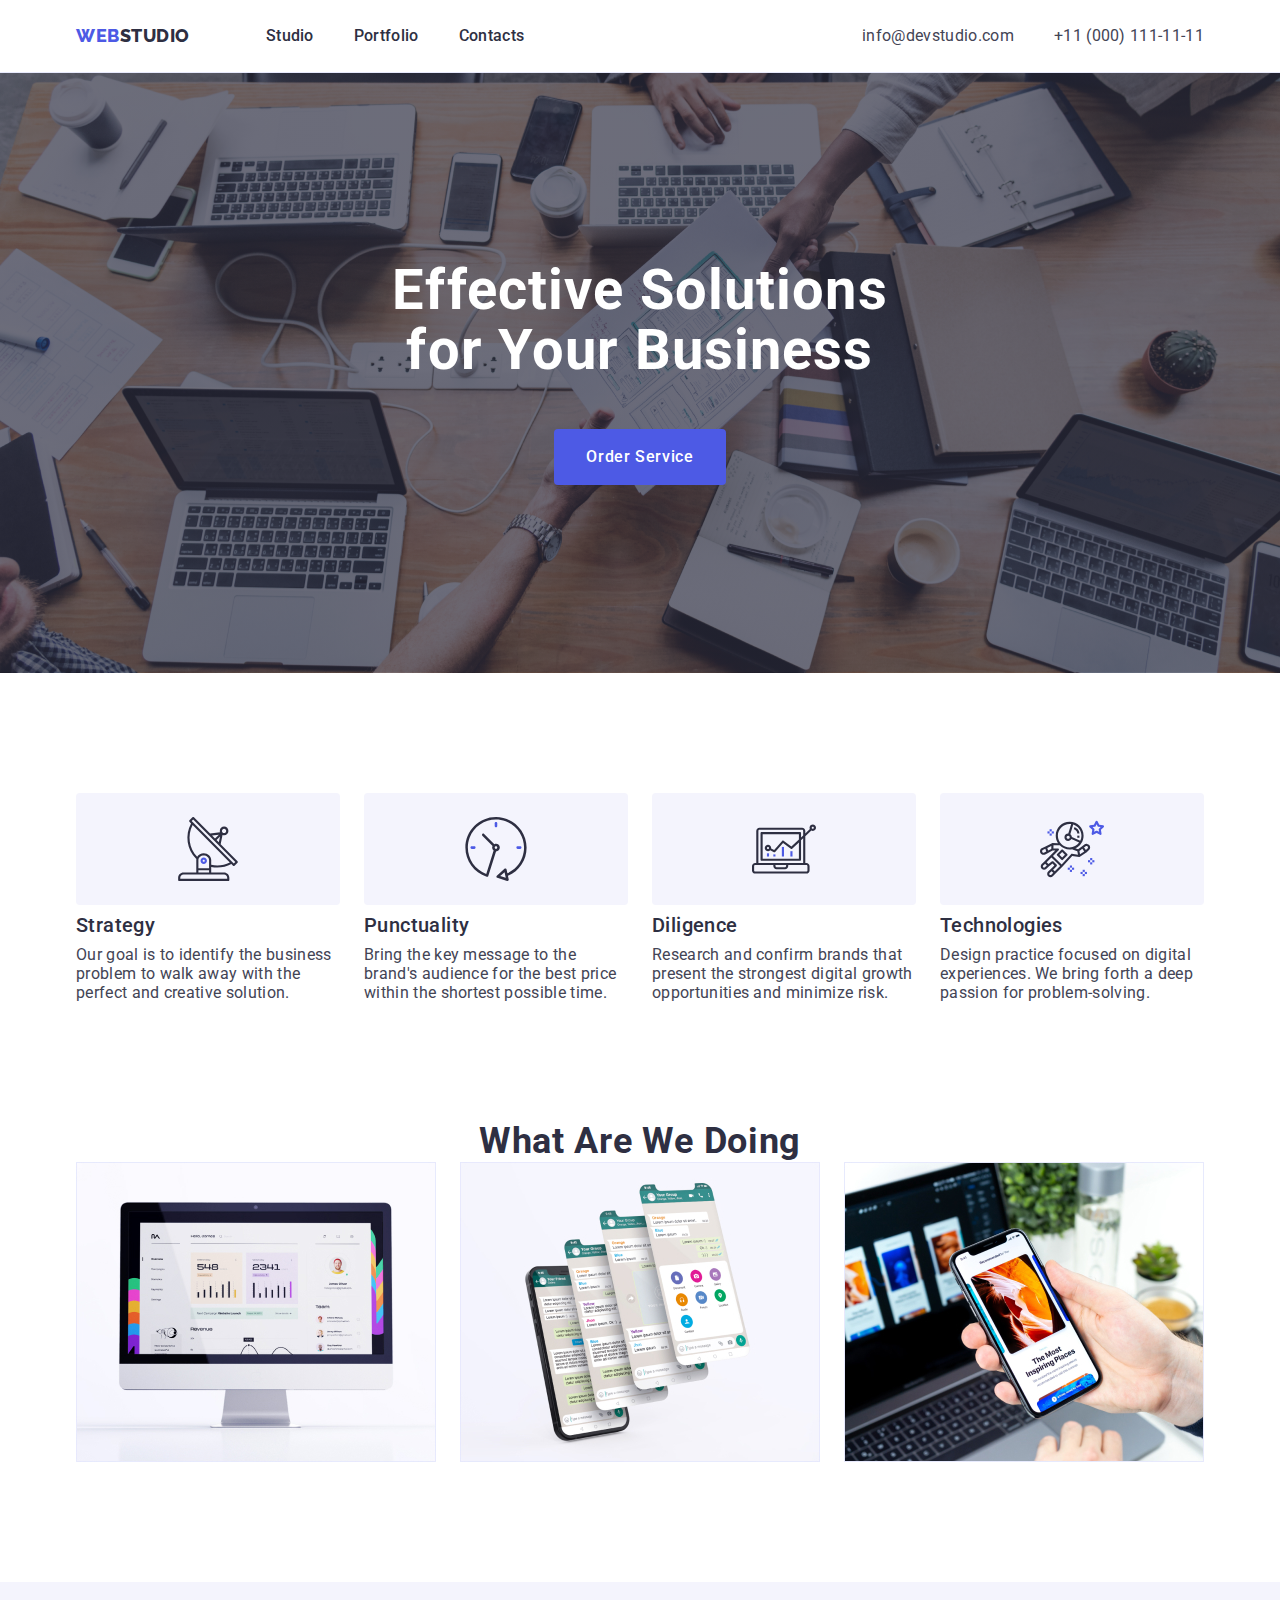
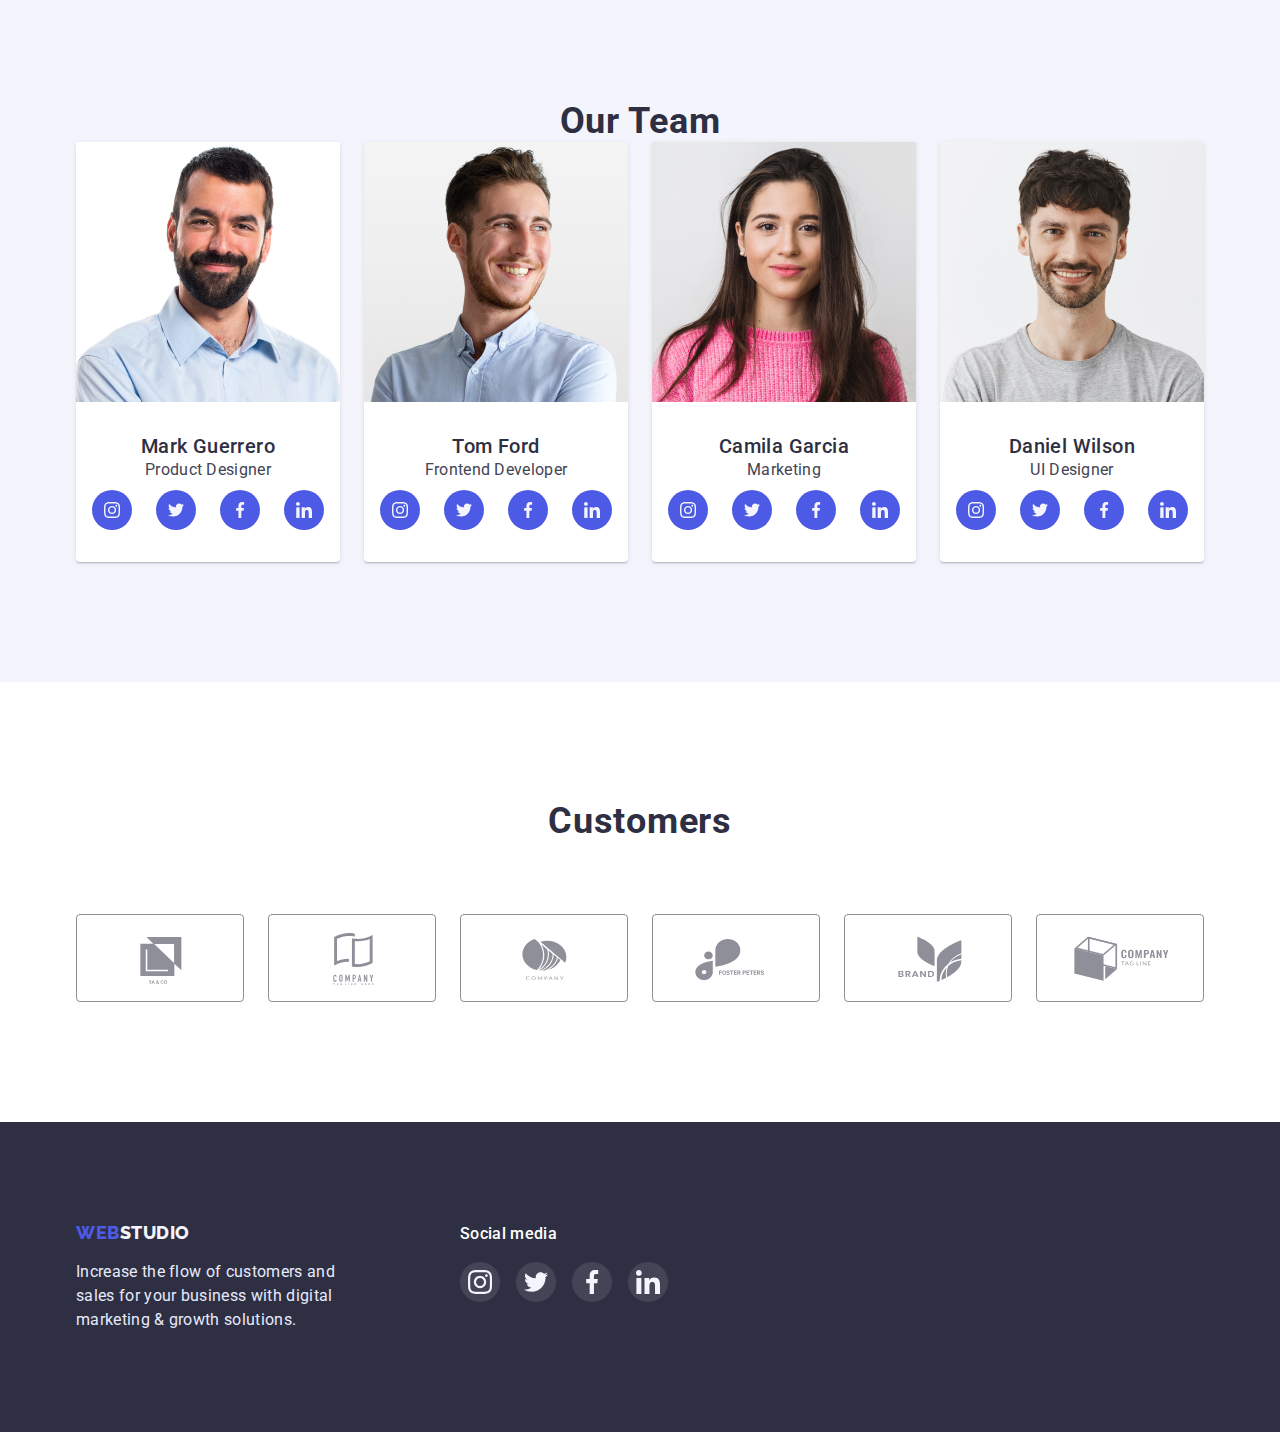
<file: index.html>
<!DOCTYPE html>
<html lang="en">
  <head>
    <meta charset="UTF-8" />
    <meta http-equiv="X-UA-Compatible" content="IE=edge" />
    <meta name="viewport" content="width=device-width, initial-scale=1.0" />
    <title>Document</title>
    <link rel="preconnect" href="https://fonts.googleapis.com" />
    <link rel="preconnect" href="https://fonts.gstatic.com" crossorigin />
    <link
      href="https://fonts.googleapis.com/css2?family=Raleway:wght@800&family=Roboto:wght@400;500;700;900&display=swap"
      rel="stylesheet"
    />
    <link
      rel="stylesheet"
      href="https://cdnjs.cloudflare.com/ajax/libs/modern-normalize/1.1.0/modern-normalize.min.css



"
    />
    <link rel="stylesheet" href="./css/styles.css" />
  </head>
  <body>
    <header class="header">
      <div class="container header-container">
        <nav class="header-logo-nav">
          <a class="header-logo link" href="./index.html"
            >Web<span class="logo-color link">Studio</span></a
          >
          <ul class="header-nav list">
            <li>
              <a class="nav-link active list link" href="./index.html"
                >Studio</a
              >
            </li>
            <li>
              <a class="nav-link active list link" href="./portfolio.html"
                >Portfolio</a
              >
            </li>
            <li><a class="nav-link active list link" href="">Contacts</a></li>
          </ul>
        </nav>
        <address class="auth-nav link">
          <ul class="header-address list">
            <li>
              <a
                class="address-link link active"
                href="mailto:info@devstudio.com"
                >info@devstudio.com</a
              >
            </li>
            <li>
              <a class="address-link link active" href="tel:+110001111111"
                >+11 (000) 111-11-11</a
              >
            </li>
          </ul>
        </address>
      </div>
    </header>
    <main>
      <!--Hero image-->
      <section class="hero">
        <div class="hero-container">
          <h1 class="hero-title">Effective Solutions for Your Business</h1>
          <button class="btn-hero active-btn" type="button">
            Order Service
          </button>
        </div>
      </section>
      <!--специфіка-->

      <section class="specifics">
        <div class="container specifics-container">
          <h2 hidden class="visually-hidden">specifics</h2>
          <ul class="specifics-list">
            <li class="about-item">
              <h3 class="mini-title">Strategy</h3>
              <p class="specifics-text">
                Our goal is to identify the business problem to walk away with
                the perfect and creative solution.
              </p>
            </li>
            <li class="about-item">
              <h3 class="mini-title">Punctuality</h3>
              <p class="specifics-text">
                Bring the key message to the brand's audience for the best price
                within the shortest possible time.
              </p>
            </li>
            <li class="about-item">
              <h3 class="mini-title">Diligence</h3>
              <p class="specifics-text">
                Research and confirm brands that present the strongest digital
                growth opportunities and minimize risk.
              </p>
            </li>
            <li class="about-item">
              <h3 class="mini-title">Technologies</h3>
              <p class="specifics-text">
                Design practice focused on digital experiences. We bring forth a
                deep passion for problem-solving.
              </p>
            </li>
          </ul>
        </div>
      </section>
      <!--what are we doing-->
      <section class="doing">
        <div class="container doing-container">
          <h2 class="primary-title">What are we doing</h2>
          <ul class="doing-img-list list">
            <li class="doing-item">
              <img src="./images/ph1.jpg" alt="computer" width="360" />
            </li>
            <li class="doing-item">
              <img src="./images/ph2.jpg" alt="phones" width="360" />
            </li>
            <li class="doing-item">
              <img
                src="./images/ph5.jpg"
                alt="phones and comtputer"
                width="360"
              />
            </li>
          </ul>
        </div>
      </section>

      <!--Figure-->
      <section class="team">
        <div class="container team-container">
          <h2 class="primary-title">Our Team</h2>
          <ul class="team-list list">
            <li class="team-item">
              <img src="./images/img.jpg" alt="boy" width="264" />
              <div class="box-content">
                <h3 class="secondary-title">Mark Guerrero</h3>
                <p class="text-dsc-team">Product Designer</p>
                <ul class="team-soc-list list">
                  <li class="team-soc-item">
                    <a href="" class="team-soc-link link">
                      <svg width="16px" height="16px" class="team-soc-icon">
                        <use
                          href="./images/symbol-defs.svg#icon-instagram"
                        ></use>
                      </svg>
                    </a>
                  </li>
                  <li class="team-soc-item">
                    <a href="" class="team-soc-link link">
                      <svg width="16px" height="16px" class="team-soc-icon">
                        <use href="./images/symbol-defs.svg#icon-twitter"></use>
                      </svg>
                    </a>
                  </li>
                  <li class="team-soc-item">
                    <a href="" class="team-soc-link link">
                      <svg width="16px" height="16px" class="team-soc-icon">
                        <use
                          href="./images/symbol-defs.svg#icon-facebook"
                        ></use>
                      </svg>
                    </a>
                  </li>
                  <li class="team-soc-item">
                    <a href="" class="team-soc-link link">
                      <svg width="16px" height="16px" class="team-soc-icon">
                        <use
                          href="./images/symbol-defs.svg#icon-linkedin"
                        ></use>
                      </svg>
                    </a>
                  </li>
                </ul>
              </div>
            </li>
            <li class="team-item">
              <img src="./images/img1.jpg" alt="man" width="264" />
              <div class="box-content">
                <h3 class="secondary-title">Tom Ford</h3>
                <p class="text-dsc-team">Frontend Developer</p>
                <ul class="team-soc-list list">
                  <li class="team-soc-item">
                    <a href="" class="team-soc-link link">
                      <svg width="16px" height="16px" class="team-soc-icon">
                        <use
                          href="./images/symbol-defs.svg#icon-instagram"
                        ></use>
                      </svg>
                    </a>
                  </li>
                  <li class="team-soc-item">
                    <a href="" class="team-soc-link link">
                      <svg width="16px" height="16px" class="team-soc-icon">
                        <use href="./images/symbol-defs.svg#icon-twitter"></use>
                      </svg>
                    </a>
                  </li>
                  <li class="team-soc-item">
                    <a href="" class="team-soc-link link">
                      <svg width="16px" height="16px" class="team-soc-icon">
                        <use
                          href="./images/symbol-defs.svg#icon-facebook"
                        ></use>
                      </svg>
                    </a>
                  </li>
                  <li class="team-soc-item">
                    <a href="" class="team-soc-link link">
                      <svg width="16px" height="16px" class="team-soc-icon">
                        <use
                          href="./images/symbol-defs.svg#icon-linkedin"
                        ></use>
                      </svg>
                    </a>
                  </li>
                </ul>
              </div>
            </li>

            <li class="team-item">
              <img src="./images/img2.jpg" alt="women" width="264" />
              <div class="box-content">
                <h3 class="secondary-title">Camila Garcia</h3>
                <p class="text-dsc-team">Marketing</p>
                <ul class="team-soc-list list">
                  <li class="team-soc-item">
                    <a href="" class="team-soc-link link">
                      <svg width="16px" height="16px" class="team-soc-icon">
                        <use
                          href="./images/symbol-defs.svg#icon-instagram"
                        ></use>
                      </svg>
                    </a>
                  </li>
                  <li class="team-soc-item">
                    <a href="" class="team-soc-link link">
                      <svg width="16px" height="16px" class="team-soc-icon">
                        <use href="./images/symbol-defs.svg#icon-twitter"></use>
                      </svg>
                    </a>
                  </li>
                  <li class="team-soc-item">
                    <a href="" class="team-soc-link link">
                      <svg width="16px" height="16px" class="team-soc-icon">
                        <use
                          href="./images/symbol-defs.svg#icon-facebook"
                        ></use>
                      </svg>
                    </a>
                  </li>
                  <li class="team-soc-item">
                    <a href="" class="team-soc-link link">
                      <svg width="16px" height="16px" class="team-soc-icon">
                        <use
                          href="./images/symbol-defs.svg#icon-linkedin"
                        ></use>
                      </svg>
                    </a>
                  </li>
                </ul>
              </div>
            </li>
            <li class="team-item">
              <img src="./images/img3.jpg" alt="boy" width="264" />
              <div class="box-content">
                <h3 class="secondary-title">Daniel Wilson</h3>
                <p class="text-dsc-team">UI Designer</p>
                <ul class="team-soc-list list">
                  <li class="team-soc-item">
                    <a href="" class="team-soc-link link">
                      <svg width="16px" height="16px" class="team-soc-icon">
                        <use
                          href="./images/symbol-defs.svg#icon-instagram"
                        ></use>
                      </svg>
                    </a>
                  </li>
                  <li class="team-soc-item">
                    <a href="" class="team-soc-link link">
                      <svg width="16px" height="16px" class="team-soc-icon">
                        <use href="./images/symbol-defs.svg#icon-twitter"></use>
                      </svg>
                    </a>
                  </li>
                  <li class="team-soc-item">
                    <a href="" class="team-soc-link link">
                      <svg width="16px" height="16px" class="team-soc-icon">
                        <use
                          href="./images/symbol-defs.svg#icon-facebook"
                        ></use>
                      </svg>
                    </a>
                  </li>
                  <li class="team-soc-item">
                    <a href="" class="team-soc-link link">
                      <svg width="16px" height="16px" class="team-soc-icon">
                        <use
                          href="./images/symbol-defs.svg#icon-linkedin"
                        ></use>
                      </svg>
                    </a>
                  </li>
                </ul>
              </div>
            </li>
          </ul>
        </div>
      </section>
      <!-- CUSTOMERS -->
      <section class="customers">
        <div class="container">
          <h2 class="primary-title">Customers</h2>
          <ul class="customers-list list">
            <li>
              <a class="customers-item" href="">
                <svg class="customers-icon" width="104" height="56">
                  <use href="./images/symbol-defs.svg#icon-Logo"></use>
                </svg>
              </a>
            </li>
            <li>
              <a class="customers-item" href="">
                <svg class="customers-icon" width="104" height="56">
                  <use href="./images/symbol-defs.svg#icon-Logo-1"></use>
                </svg>
              </a>
            </li>
            <li>
              <a class="customers-item" href="">
                <svg class="customers-icon" width="104" height="56">
                  <use href="./images/symbol-defs.svg#icon-Logo-2"></use>
                </svg>
              </a>
            </li>
            <li>
              <a class="customers-item" href="">
                <svg class="customers-icon" width="104" height="56">
                  <use href="./images/symbol-defs.svg#icon-Logo-3"></use>
                </svg>
              </a>
            </li>
            <li>
              <a class="customers-item" href="">
                <svg class="customers-icon" width="104" height="56">
                  <use href="./images/symbol-defs.svg#icon-Logo-4"></use>
                </svg>
              </a>
            </li>
            <li>
              <a class="customers-item" href="">
                <svg class="customers-icon" width="104" height="56">
                  <use href="./images/symbol-defs.svg#icon-Logo-5"></use>
                </svg>
              </a>
            </li>
          </ul>
        </div>
      </section>
    </main>
    <!--Футер-->
    <footer class="basement">
      <div class="container footer-container">
        <div class="basement-container">
          <a class="basement-logo link" href="./index.html"
            >Web<span class="basement-second-logo link">Studio</span></a
          >
          <p class="basement-text">
            Increase the flow of customers and sales for your business with
            digital marketing & growth solutions.
          </p>
        </div>
        <div class="footer-logo-group">
          <p class="footer-social-text">Social media</p>
          <ul class="footer-logo-block list">
            <li class="footer-logo">
              <a href="" class="footer-social-box">
                <svg width="24" height="24">
                  <use href="./images/symbol-defs.svg#icon-instagram"></use>
                </svg>
              </a>
            </li>
            <li class="footer-logo">
              <a href="" class="footer-social-box">
                <svg width="24" height="24">
                  <use href="./images/symbol-defs.svg#icon-twitter"></use>
                </svg>
              </a>
            </li>
            <li class="footer-logo">
              <a href="" class="footer-social-box">
                <svg width="24" height="24">
                  <use href="./images/symbol-defs.svg#icon-facebook"></use>
                </svg>
              </a>
            </li>
            <li class="footer-logo">
              <a href="" class="footer-social-box">
                <svg width="24" height="24">
                  <use href="./images/symbol-defs.svg#icon-linkedin"></use>
                </svg>
              </a>
            </li>
          </ul>
        </div>
      </div>
    </footer>
  </body>
</html>
</file>
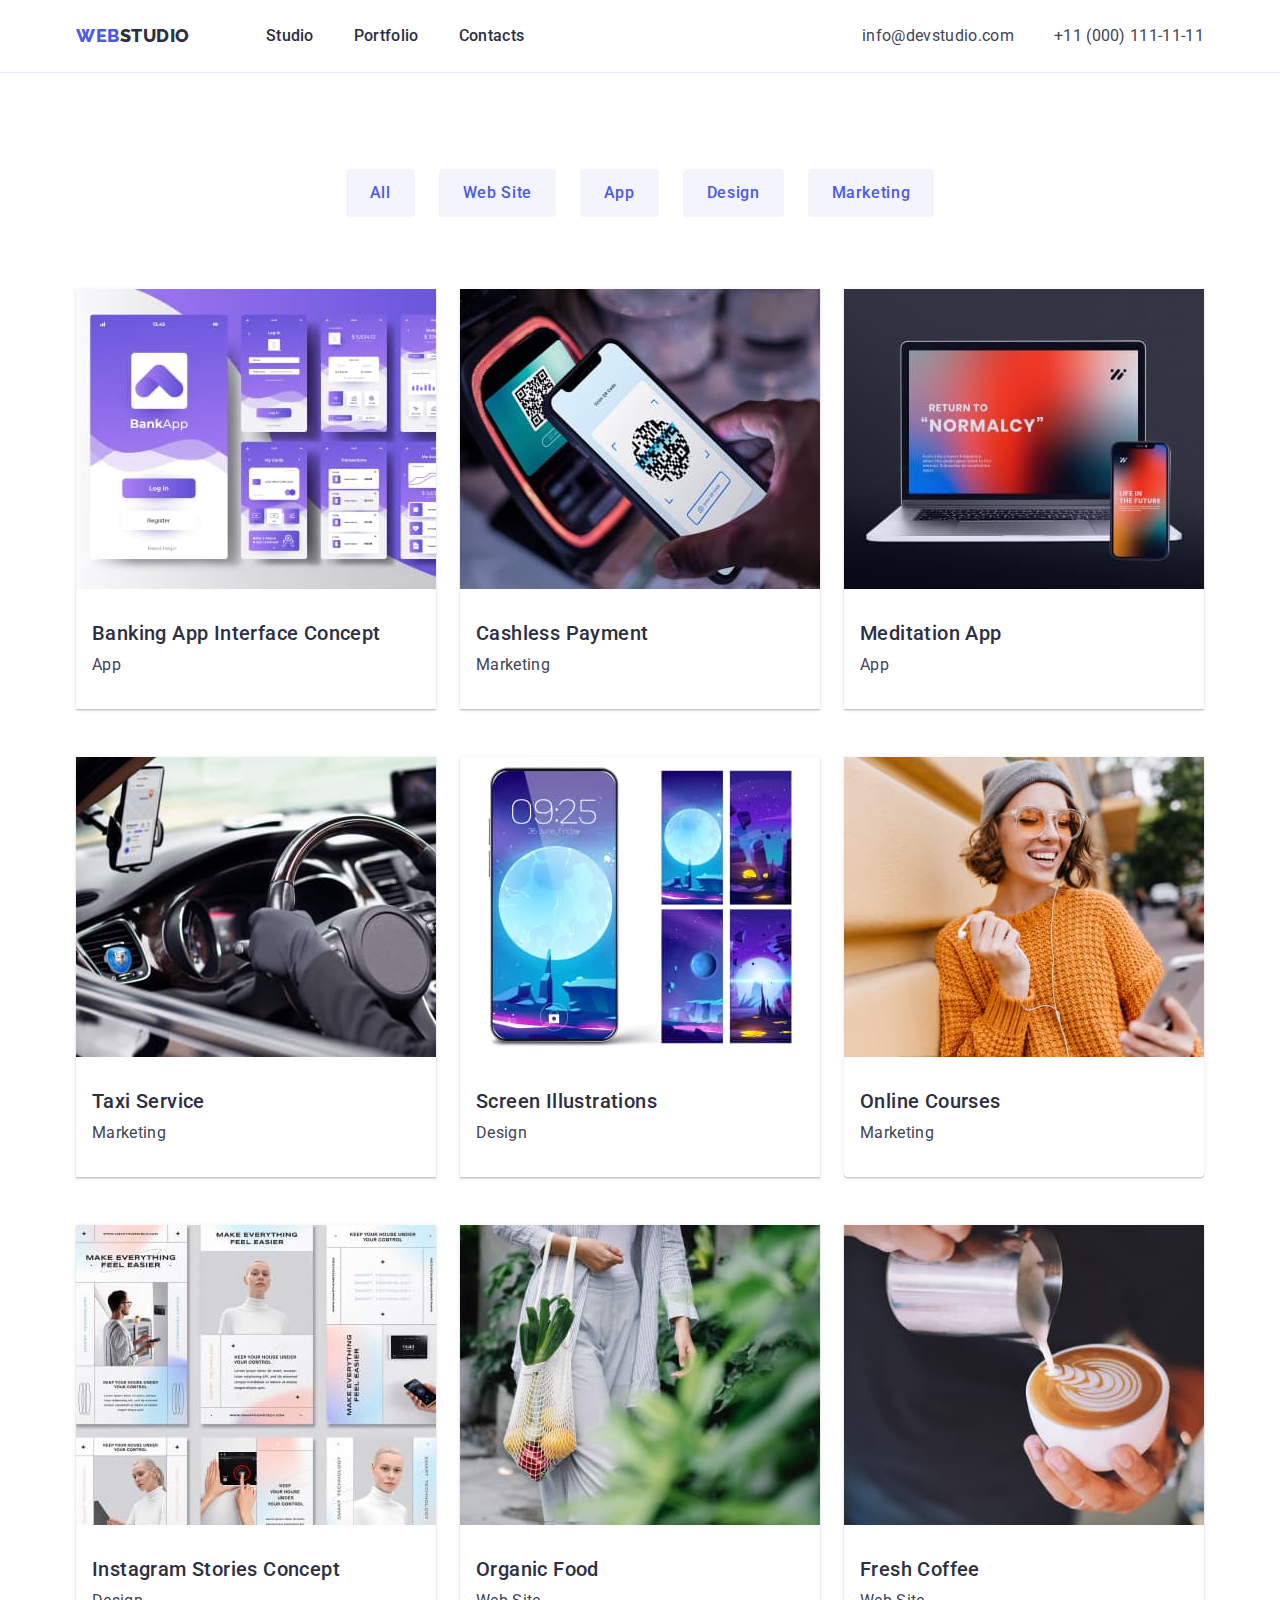
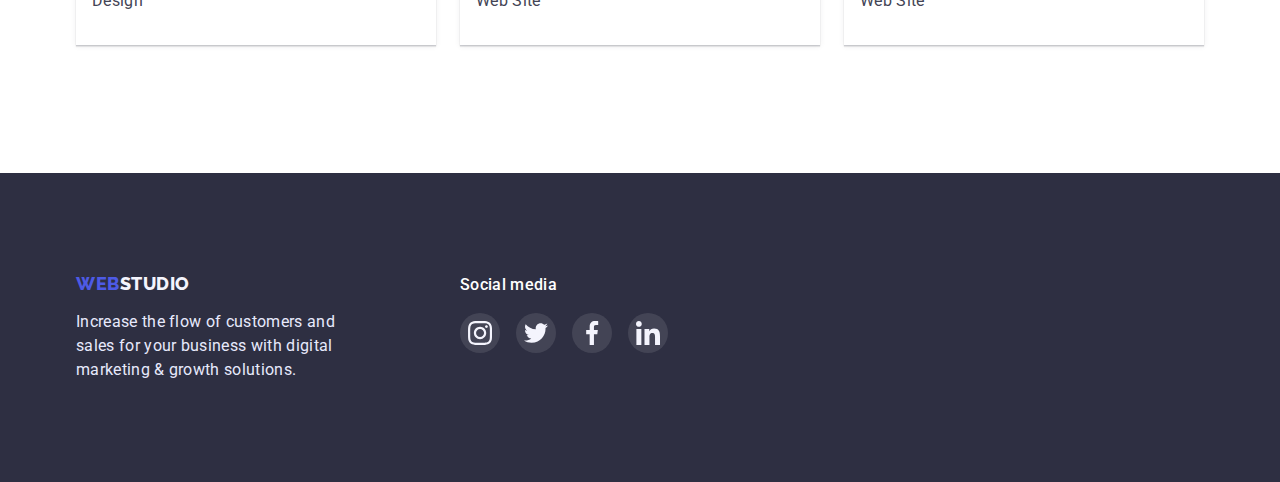
<file: portfolio.html>
<!DOCTYPE html>
<html lang="en">
  <head>
    <meta charset="UTF-8" />
    <meta http-equiv="X-UA-Compatible" content="IE=edge" />
    <meta name="viewport" content="width=device-width, initial-scale=1.0" />
    <title>Portfolio</title>
    <link rel="preconnect" href="https://fonts.googleapis.com" />
    <link rel="preconnect" href="https://fonts.gstatic.com" crossorigin />
    <link
      href="https://fonts.googleapis.com/css2?family=Raleway:wght@800&family=Roboto:wght@400;500;700;900&display=swap"
      rel="stylesheet"
    />
    <link
      rel="stylesheet"
      href="https://cdnjs.cloudflare.com/ajax/libs/modern-normalize/1.1.0/modern-normalize.min.css



"
    />
    <link rel="stylesheet" href="./css/styles.css" />
  </head>
  <body>
    <!--Header-->
    <header class="header">
      <div class="container header-container">
        <nav class="header-logo-nav">
          <a class="header-logo link" href="./index.html"
            >Web<span class="logo-color link">Studio</span></a
          >
          <div class="container-nav">
            <ul class="header-nav list">
              <li>
                <a class="nav-link active list link" href="./index.html"
                  >Studio</a
                >
              </li>
              <li>
                <a class="nav-link active list link" href="./portfolio.html"
                  >Portfolio</a
                >
              </li>
              <li><a class="nav-link active list link" href="">Contacts</a></li>
            </ul>
          </div>
        </nav>
        <address class="auth-nav link">
          <ul class="header-address list">
            <li>
              <a
                class="address-link link active"
                href="mailto:info@devstudio.com"
                >info@devstudio.com</a
              >
            </li>
            <li>
              <a class="address-link link active" href="tel:+110001111111"
                >+11 (000) 111-11-11</a
              >
            </li>
          </ul>
        </address>
      </div>
    </header>
    <!--Main-->
    <main class="all">
      <!--Buttons-->
      <section class="buttons-for-nav">
        <div class="container">
          <h1 class="visually-hidden">buttons</h1>
          <!-- navigation -->
          <ul class="container-btn list link">
            <li>
              <button class="second-nav active-btn" type="button">All</button>
            </li>
            <li>
              <button class="second-nav active-btn" type="button">
                Web Site
              </button>
            </li>
            <li>
              <button class="second-nav active-btn" type="button">App</button>
            </li>
            <li>
              <button class="second-nav active-btn" type="button">
                Design
              </button>
            </li>
            <li>
              <button class="second-nav active-btn" type="button">
                Marketing
              </button>
            </li>
          </ul>
          <!--Pictures-->

          <ul class="services-list list">
            <li class="team-items">
              <a class="portfolio-link link" href="">
                <img src="./images/photo1.jpg" alt="app" width="360" />
                <div class="card-text">
                  <h2 class="secondary-title-cards">
                    Banking App Interface Concept
                  </h2>
                  <p class="text-dsc">App</p>
                </div>
              </a>
            </li>
            <li class="team-items">
              <a class="portfolio-link link" href="">
                <img src="./images/photo2.jpg" alt="qrcode" width="360" />
                <div class="card-text">
                  <h2 class="secondary-title-cards">Cashless Payment</h2>
                  <p class="text-dsc">Marketing</p>
                </div>
              </a>
            </li>
            <li class="team-items">
              <a class="portfolio-link link" href="">
                <img src="./images/photo3.jpg" alt="computer" width="360" />
                <div class="card-text">
                  <h2 class="secondary-title-cards">Meditation App</h2>
                  <p class="text-dsc">App</p>
                </div>
              </a>
            </li>
            <li class="team-items">
              <a class="portfolio-link link" href="">
                <img src="./images/photo4.jpg" alt="car" width="360" />
                <div class="card-text">
                  <h2 class="secondary-title-cards">Taxi Service</h2>
                  <p class="text-dsc">Marketing</p>
                </div>
              </a>
            </li>
            <li class="team-items">
              <a class="portfolio-link link" href="">
                <img src="./images/photo5.jpg" alt="phons" width="360" />
                <div class="card-text">
                  <h2 class="secondary-title-cards">Screen Illustrations</h2>
                  <p class="text-dsc">Design</p>
                </div>
              </a>
            </li>
            <li class="team-item">
              <a class="portfolio-link link" href="">
                <img src="./images/photo6.jpg" alt="women" width="360" />
                <div class="card-text">
                  <h2 class="secondary-title-cards">Online Courses</h2>
                  <p class="text-dsc">Marketing</p>
                </div>
              </a>
            </li>
            <li class="team-items">
              <a class="portfolio-link link" href="">
                <img src="./images/photo7.jpg" alt="instagram" width="360" />
                <div class="card-text">
                  <h2 class="secondary-title-cards">
                    Instagram Stories Concept
                  </h2>
                  <p class="text-dsc">Design</p>
                </div>
              </a>
            </li>
            <li class="team-items">
              <a class="portfolio-link link" href="">
                <img src="./images/photo8.jpg" alt="food" width="360" />
                <div class="card-text">
                  <h2 class="secondary-title-cards">Organic Food</h2>
                  <p class="text-dsc">Web Site</p>
                </div>
              </a>
            </li>
            <li class="team-items">
              <a class="portfolio-link link" href="">
                <img src="./images/photo9.jpg" alt="coffe" width="360" />
                <div class="card-text">
                  <h2 class="secondary-title-cards">Fresh Coffee</h2>
                  <p class="text-dsc">Web Site</p>
                </div>
              </a>
            </li>
          </ul>
        </div>
      </section>
    </main>
    <!--Футер-->
    <footer class="basement">
      <div class="container footer-container">
        <div class="basement-container">
          <a class="basement-logo link" href="./index.html"
            >Web<span class="basement-second-logo link">Studio</span></a
          >
          <p class="basement-text">
            Increase the flow of customers and sales for your business with
            digital marketing & growth solutions.
          </p>
        </div>
        <div class="footer-logo-group">
          <p class="footer-social-text">Social media</p>
          <ul class="footer-logo-block list">
            <li class="footer-logo">
              <a href="" class="footer-social-box">
                <svg width="24" height="24">
                  <use href="./images/symbol-defs.svg#icon-instagram"></use>
                </svg>
              </a>
            </li>
            <li class="footer-logo">
              <a href="" class="footer-social-box">
                <svg width="24" height="24">
                  <use href="./images/symbol-defs.svg#icon-twitter"></use>
                </svg>
              </a>
            </li>
            <li class="footer-logo">
              <a href="" class="footer-social-box">
                <svg width="24" height="24">
                  <use href="./images/symbol-defs.svg#icon-facebook"></use>
                </svg>
              </a>
            </li>
            <li class="footer-logo">
              <a href="" class="footer-social-box">
                <svg width="24" height="24">
                  <use href="./images/symbol-defs.svg#icon-linkedin"></use>
                </svg>
              </a>
            </li>
          </ul>
        </div>
      </div>
    </footer>
  </body>
</html>
</file>
<file: css/styles.css>
:root {
  --accent-color: #4d5ae5;
  --accent-logo-color: #4d5ae5;
  --hero-title-buttons: #ffffff;
  --brand-color: #2e2f42;
  --primary-titles-color: #2e2f42;
  --mini-titles-color: #2e2f42;
  --secondary-titles-color: #2e2f42;
  --hover-color: #404bbf;
  --background: #ffffff;
  --cards-color: #f4f4fd;
  --cloud: #f4f4fd;
  --buttons-2page: #e7e9fc;
  --primary-text-color: #434455;
  --border: #8e8f99;
  --hover-footer: #31d0aa;
}

p,
h1,
h2,
h3,
h4,
h5,
h6 {
  margin: 0;
}
/* списки и точки */
ul {
  list-style: none;
  padding-left: 0;
  margin: 0;
}
a {
  text-decoration: none;
}
body {
  font-family: "Roboto", sans-serif;

  color: var(--primary-text-color);
  background-color: var(--background);
  letter-spacing: 0.02em;
}
img {
  display: block;
}
/* контейнер */
.container {
  width: 1158px;
  padding-left: 15px;
  padding-right: 15px;
  margin: 0 auto 0 auto;
}
/* header */
.header {
  padding-top: 24px;
  padding-bottom: 24px;
  border-bottom: 1px solid var(--buttons-2page);
}
.header-nav {
  display: flex;
  gap: 40px;
}
.header-logo-nav {
  display: flex;
  align-items: center;
  margin-right: 76px;
}
.header-logo {
  font-family: "Raleway", sans-serif;
  color: var(--accent-color);
  font-weight: 800;
  font-size: 18px;
  line-height: 1.17;
  text-transform: uppercase;
  letter-spacing: 0.03em;
  margin-right: 76px;
}
.logo-color {
  color: var(--brand-color);
}

.nav-link {
  color: var(--brand-color);
  font-weight: 500;
  font-size: 16px;
  line-height: 1.5;
  letter-spacing: 0.02em;
}
.header-address {
  display: flex;
  gap: 40px;
}

.header-container {
  display: flex;
  align-items: center;
}

.header-logo-nav {
  display: flex;
  align-items: center;
  margin-right: auto;
}
address {
  font-style: normal;
}
.auth-hav {
  font-style: normal;
}
.address-link {
  color: var(--primary-text-color);
  font-weight: 400;
  font-size: 16px;
  line-height: 1.5;
}
.active:hover,
.active:focus {
  color: var(--hover-color);
}
/* hero */

.hero {
  max-width: 1440px;
  margin: 0 auto;
  background-color: var(--brand-color);
  background-image: linear-gradient(
      rgba(46, 47, 66, 0.7),
      rgba(46, 47, 66, 0.7)
    ),
    url(../images/peopleoffice.jpg);
  background-repeat: no-repeat;
  background-position: center;
  background-size: cover;
  padding-top: 188px;
  padding-bottom: 188px;
  text-align: center;
}

.hero-title {
  color: var(--hero-title-buttons);
  font-weight: 700;
  font-size: 56px;
  line-height: 1.07;
  letter-spacing: 0.02em;
  max-width: 496px;
  text-align: center;
  margin: 0 auto;
  margin-bottom: 48px;
}
.btn-hero {
  color: var(--hero-title-buttons);
  background-color: var(--accent-color);
  font-family: "Roboto", sans-serif;
  font-weight: 500;
  font-size: 16px;
  line-height: 1.5;
  letter-spacing: 0.04em;
  cursor: pointer;
  display: block;
  margin: 0 auto;
  padding: 16px 32px;
  border: 0px solid transparent;
  border-radius: 4px;
  min-width: 169px;
}

.active-btn:hover,
.active-btn:active {
  color: var(--hero-title-buttons);
  background-color: var(--hover-color);
  box-shadow: 0px 1px 6px rgba(46, 47, 66, 0.08),
    0px 1px 1px rgba(46, 47, 66, 0.16), 0px 2px 1px rgba(46, 47, 66, 0.08);
}

/* specifics */

.specifics {
  padding-top: 120px;
  padding-bottom: 120px;
}

.mini-title {
  color: var(--mini-titles-color);
  font-weight: 500;
  font-size: 20px;
  line-height: 1.2;
  letter-spacing: 0.02em;
  margin-bottom: 8px;
  margin-top: 8px;
}
.specifics-list {
  display: flex;
  gap: 24px;
}
.specifics-text,
.text-dsc {
  font-weight: 400;
  font-size: 16px;
  line-height: 1.2;
  letter-spacing: 0.02em;
  color: var(--primary-text-color);
}
.about-item {
  flex-basis: calc((100% - 3 * 24px) / 4);
}
.about-item::before {
  display: block;
  content: "";
  height: 112px;
  background: var(--cloud);
  border-radius: 4px;
  background-size: 64px 64px;
  background-repeat: no-repeat;
  background-position: center;
}
.about-item:nth-child(1)::before {
  background-image: url(../images/antenna.svg);
}

.about-item:nth-child(2)::before {
  background-image: url(../images/clock.svg);
}

.about-item:nth-child(3)::before {
  background-image: url(../images/computer.svg);
}

.about-item:nth-child(4)::before {
  background-image: url(../images/astronavt.svg);
}
/* what are you doing */
.doing {
  padding-bottom: 120px;
}
.doing-img-list {
  display: flex;
  gap: 24px;
}

.doing-item {
  flex-basis: calc((100% - 3 * 24px) / 4);
}
.primary-title {
  color: var(--primary-titles-color);
  font-weight: 700;
  font-size: 36px;
  line-height: 1.11;
  letter-spacing: 0.02em;
  text-align: center;
  text-transform: capitalize;
}

/* team secondary-title, img  -dsc */
.container-btn {
  display: flex;
  justify-content: center;
  gap: 24px;
  margin-bottom: 72px;
}
.buttons-for-nav {
  padding-top: 96px;
  padding-bottom: 120px;
}

.box-content {
  padding: 32px 16px;

  text-align: center;
}
.team-item {
  background-color: var(--background);
  flex-basis: calc((100% - 3 * 24px) / 4);
  box-shadow: 0px 1px 6px rgba(46, 47, 66, 0.08),
    0px 1px 1px rgba(46, 47, 66, 0.16), 0px 2px 1px rgba(46, 47, 66, 0.08);
  border-radius: 0px 0px 4px 4px;
}

.team {
  background-color: var(--cloud);
  padding-top: 120px;
  padding-bottom: 120px;
}

.team-list {
  display: flex;
  gap: 24px;
}

.services-list {
  display: flex;
  flex-wrap: wrap;
  gap: 48px 24px;
}
.secondary-title {
  color: var(--secondary-titles-color);
  font-weight: 500;
  font-size: 20px;
  line-height: 1.2;
  letter-spacing: 0.02em;
}

.text-dsc-team {
  font-size: 16px;
  line-height: 1.5;
}

.team-soc-list {
  display: flex;
  justify-content: center;
  gap: 24px;
}
.team-soc-item {
  width: 40px;
  height: 40px;
}
.team-soc-link {
  width: 100%;
  height: 100%;
  border-radius: 50%;
  background-color: var(--accent-color);
  display: flex;
  align-items: center;
  justify-content: center;
}
.text-dsc-team {
  margin-bottom: 8px;
}
.team-soc-link:hover {
  background-color: var(--hover-color);
}
/* second page */

.portfolio-link:hover {
  box-shadow: 0px 1px 6px rgba(46, 47, 66, 0.08),
    0px 1px 1px rgba(46, 47, 66, 0.16), 0px 2px 1px rgba(46, 47, 66, 0.08);
}
.portfolio-link {
  display: block;
}
.second-nav {
  font-family: "Roboto", sans-serif;
  color: var(--accent-color);
  background-color: var(--cloud);
  font-weight: 500;
  font-size: 16px;
  line-height: 1.5;
  cursor: pointer;
  align-items: center;
  text-align: center;
  letter-spacing: 0.04em;
  display: flex;
  flex-direction: row;
  justify-content: center;
  padding: 12px 24px;
  min-width: 69px;
  border: 0px solid transparent;
  border-radius: 4px;
}

.team-items {
  background-color: var(--background);
  flex-basis: calc((100% - 3 * 24px) / 4);
  box-shadow: 0px 1px 6px rgba(46, 47, 66, 0.08),
    0px 1px 1px rgba(46, 47, 66, 0.16), 0px 2px 1px rgba(46, 47, 66, 0.08);
}

.card-text {
  padding: 0px 16px;
  padding-top: 32px;
  padding-bottom: 32px;
}
.buttons-for-nav {
  margin-bottom: 8px;
}
.secondary-title-cards {
  color: var(--secondary-titles-color);
  font-size: 20px;
  line-height: 1.2;
  font-weight: 500;
  letter-spacing: 0.02em;
  text-decoration: none;
  margin-bottom: 8px;
}
/* cards */
.text-dsc {
  color: var(--primary-text-color);
  font-weight: 400;
  font-size: 16px;
  line-height: 1.5;
}
/* CUSTOMERS */

.customers {
  padding-top: 120px;
  padding-bottom: 120px;
}
.customers-list {
  display: flex;
  list-style: none;
  justify-content: space-between;
  margin-top: 72px;
}
.customers-item {
  border: 1px solid var(--border);
  border-radius: 4px;
  display: flex;
  justify-content: center;
  align-items: center;
  width: 168px;
  height: 88px;
  fill: var(--border);
}
.customers-item:hover,
.customers-item:focus {
  fill: var(--hover-color);
  border: 1px solid var(--hover-color);
}

/* footer */

.basement {
  background-color: var(--brand-color);
  padding-top: 100px;
  padding-bottom: 100px;
}
.basement-text {
  color: var(--buttons-2page);
  font-size: 16px;
  line-height: 1.5;
  max-width: 264px;
  margin-top: 16px;
}
.basement-logo {
  font-family: "Raleway", sans-serif;
  color: var(--accent-logo-color);
  font-weight: 800;
  font-size: 18px;
  line-height: 1.17;
  text-transform: uppercase;
  letter-spacing: 0.03em;
}
.basement-container {
  margin-right: 120px;
}
.basement-second-logo {
  color: var(--cloud);
}
.footer-container {
  display: flex;
}

.footer-social-text {
  font-weight: 500;
  font-size: 16px;
  line-height: 1.5;
  letter-spacing: 0.02em;
  color: var(--background);
  margin-bottom: 16px;
}
.footer-logo-block {
  display: flex;
  gap: 16px;
}

.footer-social-box {
  display: flex;
  justify-content: center;
  align-items: center;
  width: 40px;
  height: 40px;
  border-radius: 50%;
  background-color: rgba(255, 255, 255, 0.1);
}
.footer-social-box:hover,
.footer-social-box:focus {
  background-color: var(--hover-footer);
  padding: 8px;
}

.visually-hidden {
  position: absolute;
  width: 1px;
  height: 1px;
  margin: -1px;
  border: 0;
  padding: 0;
  white-space: nowrap;
  clip-path: inset(100%);
  clip: rect(0 0 0 0);
  overflow: hidden;
}
</file>
